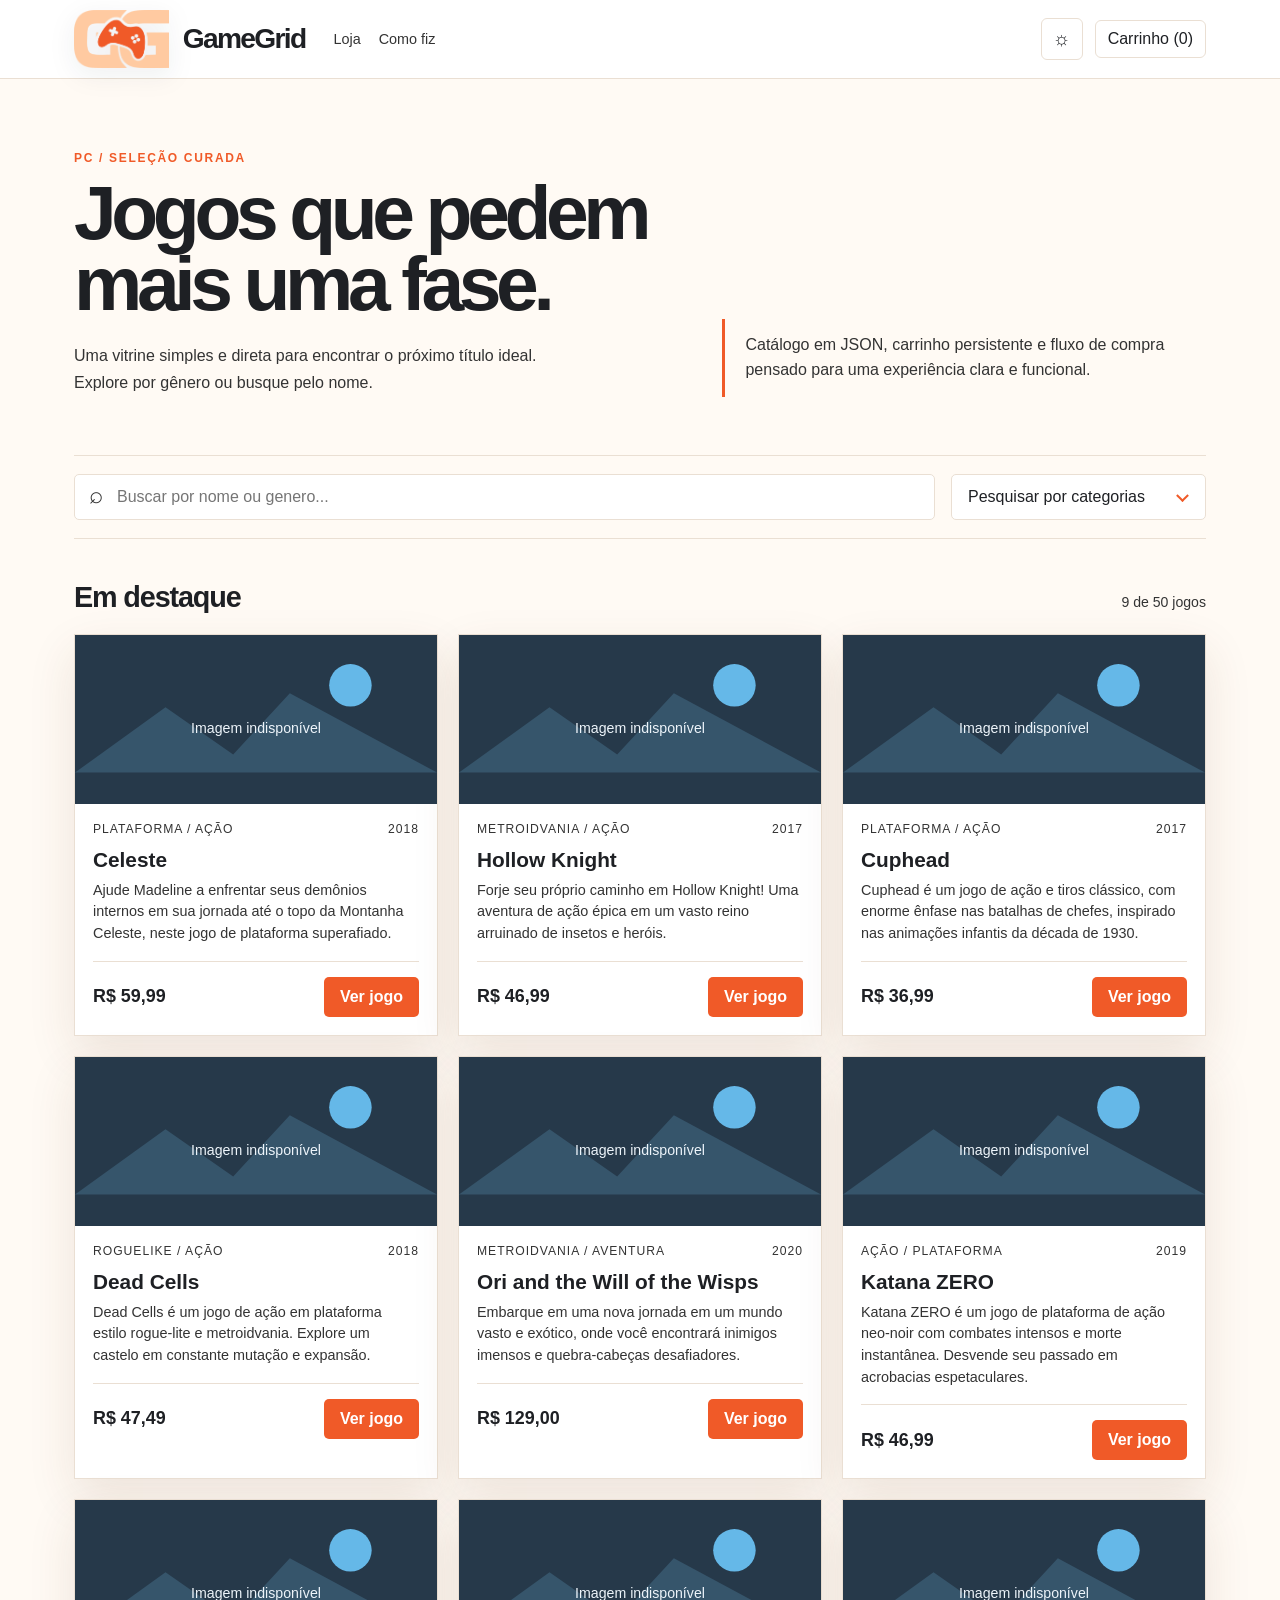
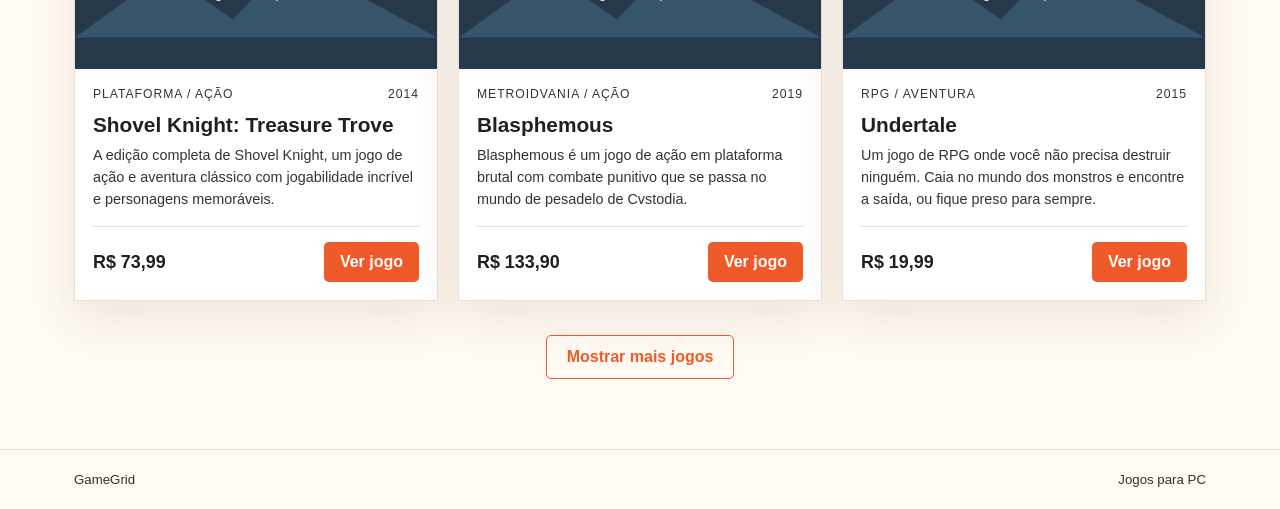
<file: index.html>
<!doctype html>
<html lang="pt-BR">
<head>
  <meta charset="UTF-8">
  <meta name="viewport" content="width=device-width, initial-scale=1.0">
  <meta name="description" content="Loja de jogos para PC com seleção curada, busca por categoria e fluxo de compra em uma experiência simples.">
  <title>GameGrid | Jogos para PC</title>
  <link rel="stylesheet" href="style.css">
</head>
<body data-page="home">
  <header class="site-header">
    <div class="header-inner">
      <a class="brand" href="index.html" aria-label="GameGrid home">
        <img class="brand-logo" src="GameGridClaro.png" alt="GameGrid" width="290" height="120">
        <span class="brand-name">GameGrid</span>
      </a>
      <nav class="nav-links" aria-label="Navegacao principal">
        <a href="index.html">Loja</a>
        <a href="como-fiz.html">Como fiz</a>
      </nav>
      <div class="header-actions">
        <button class="icon-button" id="theme-toggle" type="button" aria-label="Alternar tema">☼</button>
        <a class="cart-link" href="carrinho.html">Carrinho (<span id="cart-count">0</span>)</a>
      </div>
    </div>
  </header>
  <main>
    <section class="hero">
      <div>
        <p class="eyebrow">PC / seleção curada</p>
        <h1>Jogos que pedem mais uma fase.</h1>
        <p class="hero-copy">Uma vitrine simples e direta para encontrar o próximo título ideal. Explore por gênero ou busque pelo nome.</p>
      </div>
      <p class="hero-note">Catálogo em JSON, carrinho persistente e fluxo de compra pensado para uma experiência clara e funcional.</p>
    </section>
    <section class="toolbar" aria-label="Filtros de produtos">
      <div class="search"><input id="search-input" type="search" placeholder="Buscar por nome ou genero..." aria-label="Buscar jogos"></div>
      <div class="category-picker">
        <button class="category-trigger" id="category-trigger" type="button" aria-expanded="false" aria-controls="category-panel">Pesquisar por categorias</button>
        <div class="category-panel" id="category-panel" hidden>
          <div class="category-panel-heading"><strong>Escolha uma categoria</strong><button class="category-close" id="category-close" type="button" aria-label="Fechar categorias">×</button></div>
          <div class="category-options" id="genre-filters"></div>
        </div>
      </div>
    </section>
    <section>
      <div class="section-heading"><h2>Em destaque</h2><span id="result-count"></span></div>
      <div class="product-grid" id="product-grid" aria-live="polite"></div>
      <button class="load-more" id="load-more" type="button">Mostrar mais jogos</button>
      <p class="list-end-message" id="list-end-message" hidden>Você chegou ao fim da lista.</p>
    </section>
  </main>
  <footer class="site-footer"><div class="footer-inner"><span>GameGrid</span><span>Jogos para PC</span></div></footer>
  <script src="app.js" defer></script>
</body>
</html>
</file>
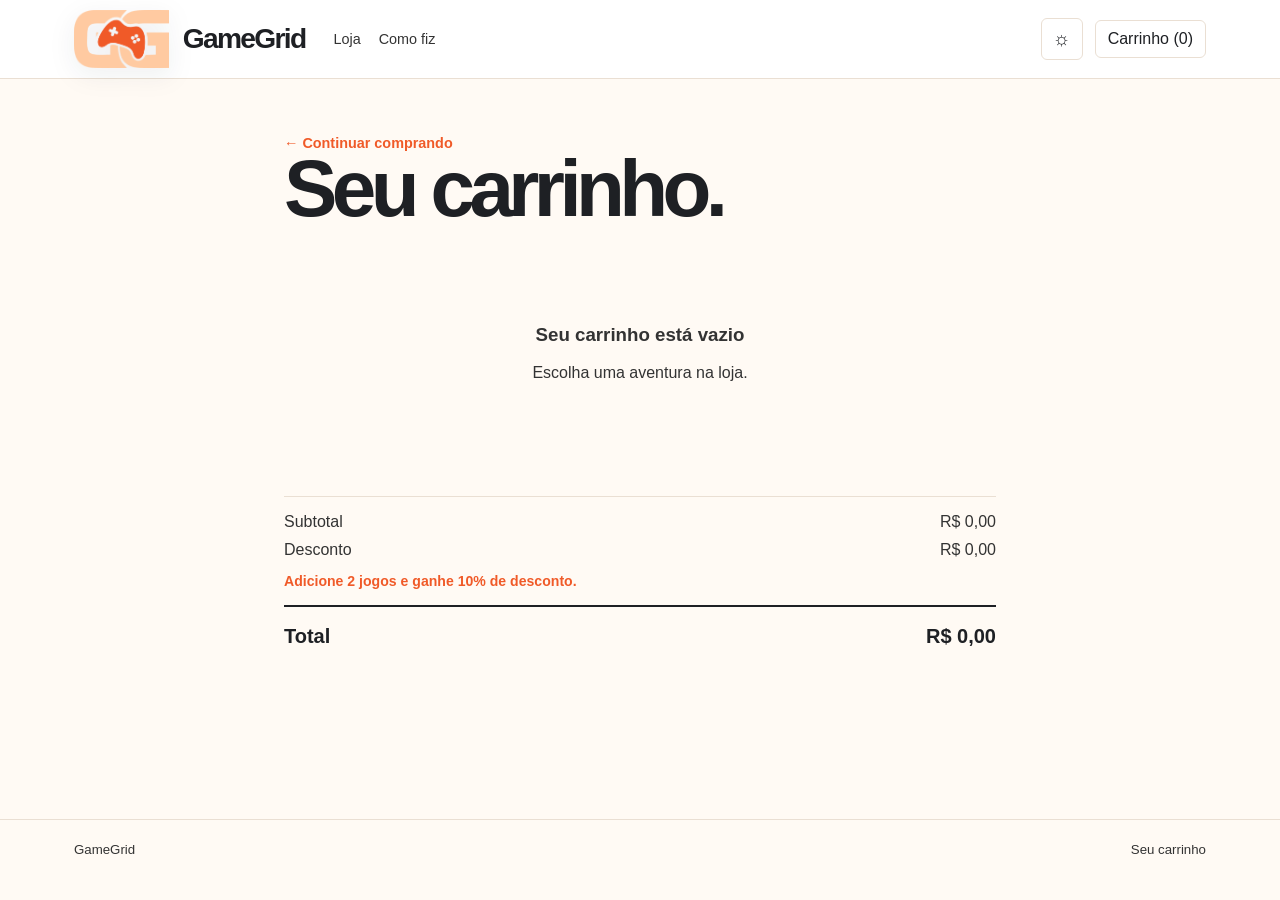
<file: carrinho.html>
<!doctype html>
<html lang="pt-BR">
<head>
  <meta charset="UTF-8">
  <meta name="viewport" content="width=device-width, initial-scale=1.0">
  <meta name="description" content="Resumo do carrinho com itens selecionados, descontos e total da compra em uma visão simples.">
  <title>Carrinho | GameGrid</title>
  <link rel="stylesheet" href="style.css">
</head>
<body data-page="cart">
  <header class="site-header">
    <div class="header-inner">
      <a class="brand" href="index.html" aria-label="GameGrid home">
        <img class="brand-logo" src="GameGridClaro.png" alt="GameGrid" width="290" height="120">
        <span class="brand-name">GameGrid</span>
      </a>
      <nav class="nav-links" aria-label="Navegacao principal">
        <a href="index.html">Loja</a>
        <a href="como-fiz.html">Como fiz</a>
      </nav>
      <div class="header-actions">
        <button class="icon-button" id="theme-toggle" type="button" aria-label="Alternar tema">☼</button>
        <a class="cart-link" href="carrinho.html">Carrinho (<span id="cart-count">0</span>)</a>
      </div>
    </div>
  </header>

  <main class="page-shell content-narrow">
    <a class="back-link" href="index.html">← Continuar comprando</a>
    <h1>Seu carrinho.</h1>

    <div class="cart-list" id="cart-list"></div>

    <div class="cart-summary">
      <div>
        <span>Subtotal</span>
        <span id="cart-subtotal">R$ 0,00</span>
      </div>
      <div>
        <span>Desconto</span>
        <span id="cart-discount">R$ 0,00</span>
      </div>
      <p id="discount-message">Adicione 2 jogos e ganhe 10% de desconto.</p>
      <div class="cart-total">
        <span>Total</span>
        <span id="cart-total">R$ 0,00</span>
      </div>
    </div>

    <a class="cta" id="checkout-link" href="checkout.html" style="margin-top: 22px;">Ir para Pagamento</a>

    <section class="recommendations" id="recommendations" hidden>
      <div class="section-heading">
        <h2>Você também pode gostar</h2>
        <span>Seleção baseada no seu carrinho</span>
      </div>
      <div class="recommendation-grid" id="recommendation-grid"></div>
    </section>
  </main>

  <footer class="site-footer">
    <div class="footer-inner">
      <span>GameGrid</span>
      <span>Seu carrinho</span>
    </div>
  </footer>

  <script src="app.js"></script>
</body>
</html>
</file>
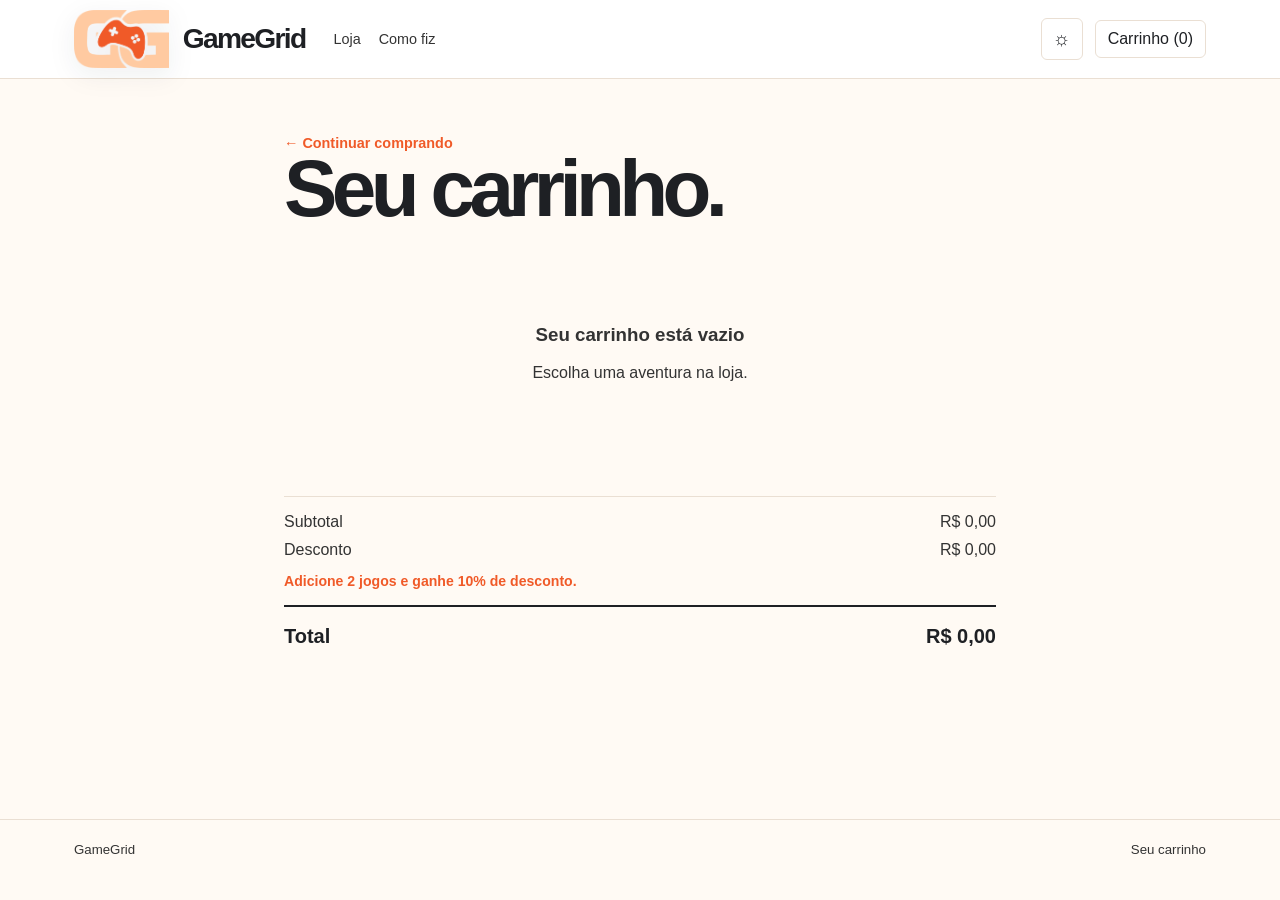
<file: checkout.html>
<!doctype html>
<html lang="pt-BR">
<head>
  <meta charset="UTF-8">
  <meta name="viewport" content="width=device-width, initial-scale=1.0">
  <meta name="description" content="Página de checkout com dados do cliente, opções de pagamento e revisão do pedido.">
  <title>Pagamento | GameGrid</title>
  <link rel="stylesheet" href="style.css">
</head>
<body>
  <header class="site-header">
    <div class="header-inner">
      <a class="brand" href="index.html" aria-label="GameGrid home">
        <img class="brand-logo" src="GameGridClaro.png" alt="GameGrid" width="290" height="120">
        <span class="brand-name">GameGrid</span>
      </a>
      <nav class="nav-links" aria-label="Navegacao principal">
        <a href="index.html">Loja</a>
        <a href="carrinho.html">Carrinho</a>
      </nav>
      <div class="header-actions">
        <button class="icon-button" id="theme-toggle" type="button" aria-label="Alternar tema">☼</button>
      </div>
    </div>
  </header>

  <main class="page-shell content-narrow">
    <p class="eyebrow">Último passo</p>
    <h1>Finalizando.</h1>
    <p class="hero-copy">Complete os dados abaixo para concluir a compra do seu pedido.</p>

    <form class="form" action="feedback.html">
      <label>
        Nome completo
        <input required type="text" name="nome" placeholder="Seu nome">
      </label>

      <label>
        E-mail
        <input required type="email" name="email" placeholder="voce@email.com">
      </label>

      <label>
        Forma de pagamento
        <select required name="pagamento">
          <option value="">Selecione</option>
          <option value="cartao">Cartão de crédito</option>
          <option value="pix">Pix</option>
          <option value="boleto">Boleto</option>
        </select>
      </label>

      <div class="payment-details" id="payment-details" aria-live="polite"></div>
      <button class="cta" type="submit">Finalizar pedido</button>
    </form>
  </main>

  <footer class="site-footer">
    <div class="footer-inner">
      <span>GameGrid</span>
      <span>Checkout</span>
    </div>
  </footer>

  <script src="app.js"></script>
</body>
</html>
</file>
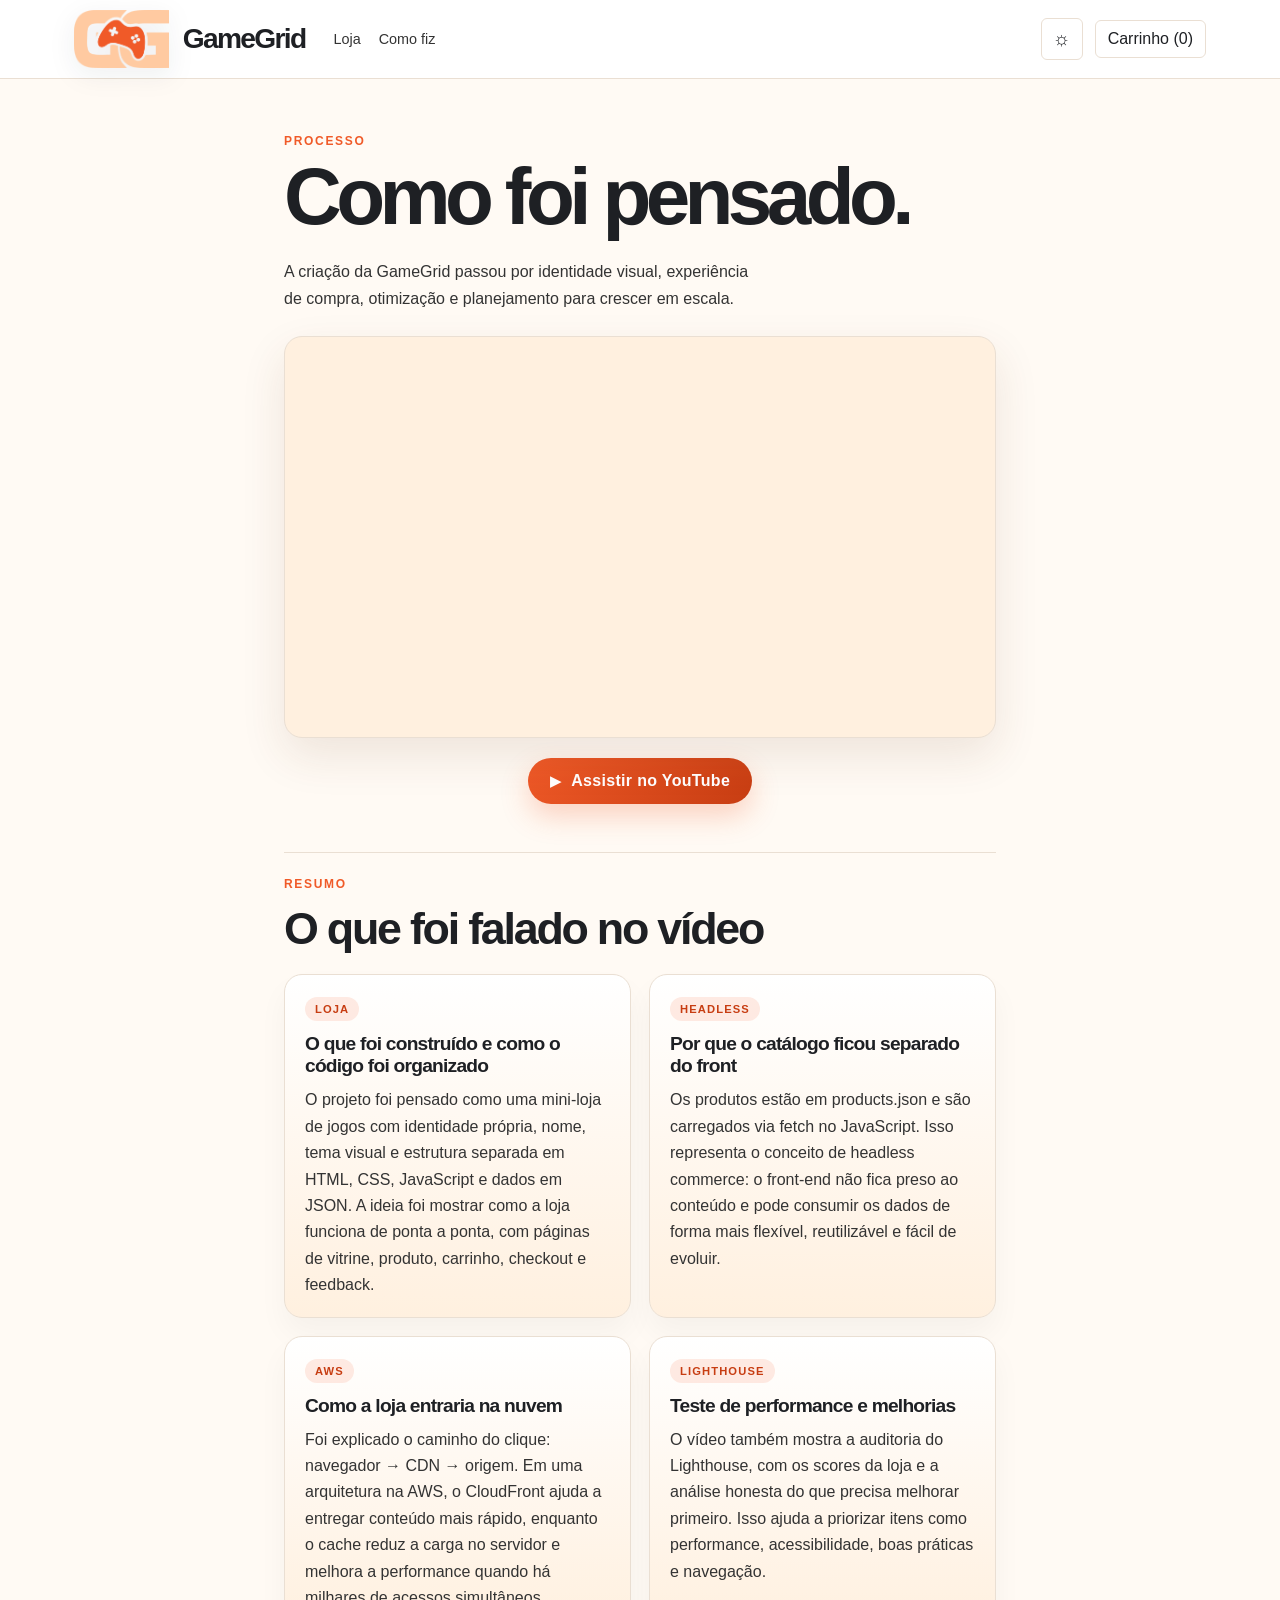
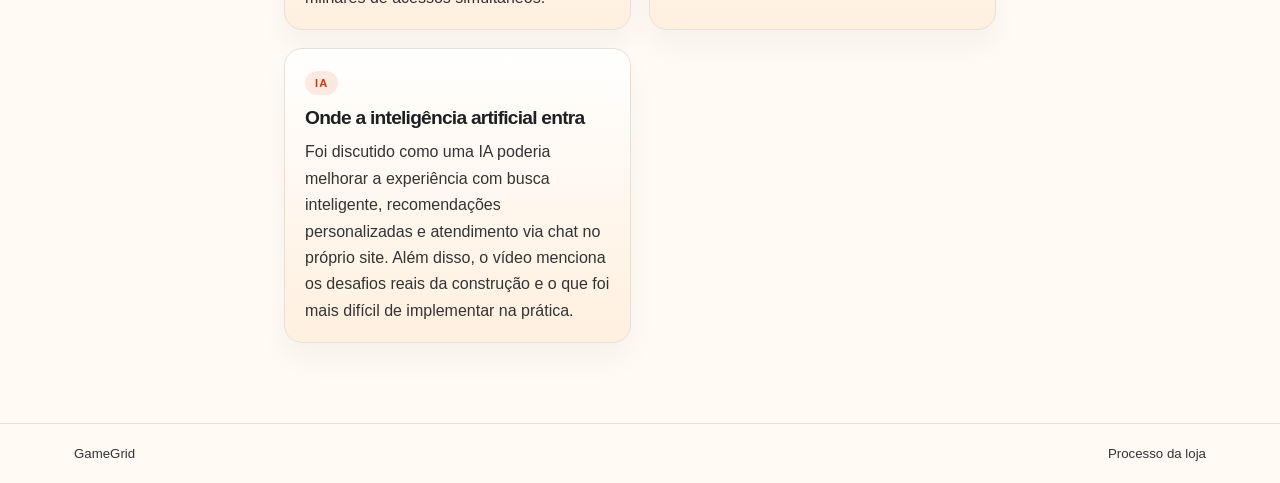
<file: como-fiz.html>
<!doctype html>
<html lang="pt-BR">
<head>
  <meta charset="UTF-8">
  <meta name="viewport" content="width=device-width, initial-scale=1.0">
  <meta name="description" content="Explicação do processo de criação da vitrine GameGrid e da experiência de compra apresentada no projeto.">
  <title>Como fiz | GameGrid</title>
  <link rel="stylesheet" href="style.css">
</head>
<body>
  <header class="site-header">
    <div class="header-inner">
      <a class="brand" href="index.html" aria-label="GameGrid home">
        <img class="brand-logo" src="GameGridClaro.png" alt="GameGrid" width="290" height="120">
        <span class="brand-name">GameGrid</span>
      </a>
      <nav class="nav-links" aria-label="Navegacao principal">
        <a href="index.html">Loja</a>
        <a href="como-fiz.html">Como fiz</a>
      </nav>
      <div class="header-actions">
        <button class="icon-button" id="theme-toggle" type="button" aria-label="Alternar tema">☼</button>
        <a class="cart-link" href="carrinho.html">Carrinho (<span id="cart-count">0</span>)</a>
      </div>
    </div>
  </header>

  <main class="page-shell content-narrow">
    <p class="eyebrow">Processo</p>
    <h1>Como foi pensado.</h1>
    <p class="hero-copy">A criação da GameGrid passou por identidade visual, experiência de compra, otimização e planejamento para crescer em escala.</p>

    <div class="video-shell" aria-label="Vídeo explicativo sobre o processo da GameGrid">
      <iframe src="https://www.youtube.com/embed/7IDFtGlCGeg" title="Como criei a GameGrid" frameborder="0" allow="accelerometer; autoplay; clipboard-write; encrypted-media; gyroscope; picture-in-picture; web-share" referrerpolicy="strict-origin-when-cross-origin" allowfullscreen></iframe>
    </div>

    <div class="video-actions">
      <a class="youtube-button" href="https://www.youtube.com/watch?v=7IDFtGlCGeg" target="_blank" rel="noopener noreferrer">Assistir no YouTube</a>
    </div>

    <section class="story-summary" aria-labelledby="resumo-video-titulo">
      <p class="eyebrow">Resumo</p>
      <h2 id="resumo-video-titulo">O que foi falado no vídeo</h2>

      <div class="summary-grid">
        <article class="summary-card">
          <span class="summary-tag">Loja</span>
          <h3>O que foi construído e como o código foi organizado</h3>
          <p>O projeto foi pensado como uma mini-loja de jogos com identidade própria, nome, tema visual e estrutura separada em HTML, CSS, JavaScript e dados em JSON. A ideia foi mostrar como a loja funciona de ponta a ponta, com páginas de vitrine, produto, carrinho, checkout e feedback.</p>
        </article>

        <article class="summary-card">
          <span class="summary-tag">Headless</span>
          <h3>Por que o catálogo ficou separado do front</h3>
          <p>Os produtos estão em products.json e são carregados via fetch no JavaScript. Isso representa o conceito de headless commerce: o front-end não fica preso ao conteúdo e pode consumir os dados de forma mais flexível, reutilizável e fácil de evoluir.</p>
        </article>

        <article class="summary-card">
          <span class="summary-tag">AWS</span>
          <h3>Como a loja entraria na nuvem</h3>
          <p>Foi explicado o caminho do clique: navegador → CDN → origem. Em uma arquitetura na AWS, o CloudFront ajuda a entregar conteúdo mais rápido, enquanto o cache reduz a carga no servidor e melhora a performance quando há milhares de acessos simultâneos.</p>
        </article>

        <article class="summary-card">
          <span class="summary-tag">Lighthouse</span>
          <h3>Teste de performance e melhorias</h3>
          <p>O vídeo também mostra a auditoria do Lighthouse, com os scores da loja e a análise honesta do que precisa melhorar primeiro. Isso ajuda a priorizar itens como performance, acessibilidade, boas práticas e navegação.</p>
        </article>

        <article class="summary-card">
          <span class="summary-tag">IA</span>
          <h3>Onde a inteligência artificial entra</h3>
          <p>Foi discutido como uma IA poderia melhorar a experiência com busca inteligente, recomendações personalizadas e atendimento via chat no próprio site. Além disso, o vídeo menciona os desafios reais da construção e o que foi mais difícil de implementar na prática.</p>
        </article>
      </div>
    </section>
  </main>

  <footer class="site-footer">
    <div class="footer-inner">
      <span>GameGrid</span>
      <span>Processo da loja</span>
    </div>
  </footer>

  <script src="app.js"></script>
</body>
</html>
</file>
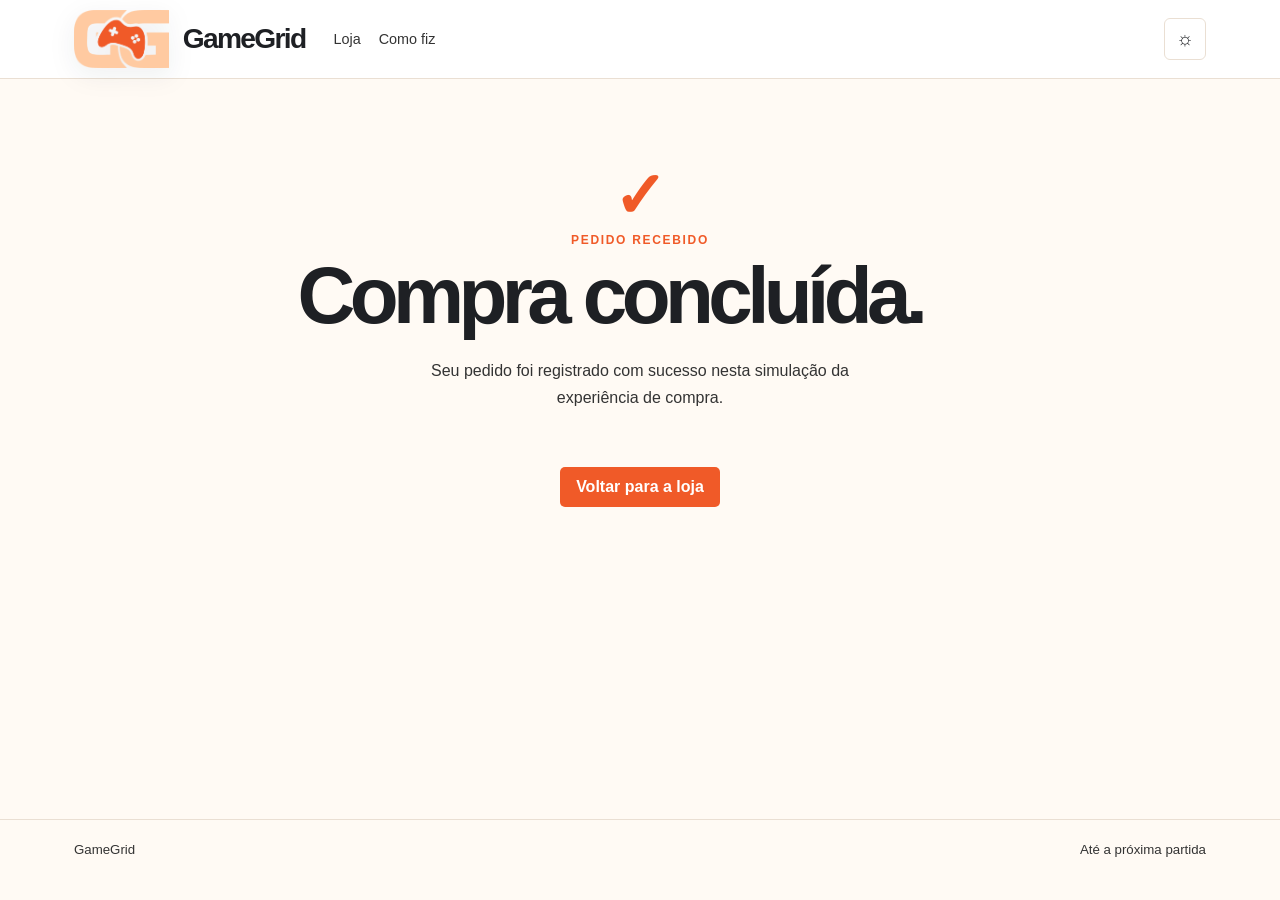
<file: feedback.html>
<!doctype html>
<html lang="pt-BR">
<head>
  <meta charset="UTF-8">
  <meta name="viewport" content="width=device-width, initial-scale=1.0">
  <meta name="description" content="Confirmação do pedido em um fluxo fictício de compra com revisão do resumo final.">
  <title>Pedido confirmado | GameGrid</title>
  <link rel="stylesheet" href="style.css">
</head>
<body>
  <header class="site-header">
    <div class="header-inner">
      <a class="brand" href="index.html" aria-label="GameGrid home">
        <img class="brand-logo" src="GameGridClaro.png" alt="GameGrid" width="290" height="120">
        <span class="brand-name">GameGrid</span>
      </a>
      <nav class="nav-links" aria-label="Navegacao principal">
        <a href="index.html">Loja</a>
        <a href="como-fiz.html">Como fiz</a>
      </nav>
      <div class="header-actions">
        <button class="icon-button" id="theme-toggle" type="button" aria-label="Alternar tema">☼</button>
      </div>
    </div>
  </header>

  <main class="page-shell content-narrow success">
    <div class="success-mark">✓</div>
    <p class="eyebrow">Pedido recebido</p>
    <h1>Compra concluída.</h1>
    <p class="hero-copy" style="margin: 0 auto 25px;">Seu pedido foi registrado com sucesso nesta simulação da experiência de compra.</p>

    <div class="order-json-area">
      <button class="secondary-button" id="show-order-json" type="button" aria-expanded="false">Ver possível JSON enviado ao banco de dados fictício</button>
      <pre class="order-json" id="order-json" hidden></pre>
    </div>

    <a class="cta" href="index.html">Voltar para a loja</a>
  </main>

  <footer class="site-footer">
    <div class="footer-inner">
      <span>GameGrid</span>
      <span>Até a próxima partida</span>
    </div>
  </footer>

  <script src="app.js"></script>
</body>
</html>
</file>
<file: style.css>
:root {
  --bg: #fffaf4;
  --surface: #ffffff;
  --surface-muted: #fff0df;
  --text: #1e2024;
  --muted: #333333;
  --line: #eadfd3;
  --accent: #f05a28;
  --accent-dark: #c73d12;
  --shadow: 0 18px 45px rgba(101, 58, 28, .11);
}

* { box-sizing: border-box; }
main { min-height: 100vh; }

body {
  margin: 0;
  background: var(--bg);
  color: var(--text);
  font-family: "Trebuchet MS", "Segoe UI", sans-serif;
  transition: background .25s ease, color .25s ease;
}

body.dark-mode {
  --bg: #12171d;
  --surface: #1b232c;
  --surface-muted: #26394a;
  --text: #edf4fa;
  --muted: #c5d0da;
  --line: #344451;
  --accent: #65b8e8;
  --accent-dark: #98d7fa;
  --shadow: 0 18px 45px rgba(0, 0, 0, .28);
}

a { color: inherit; text-decoration: none; }
button, input, select { font: inherit; }
button { cursor: pointer; }

.site-header {
  border-bottom: 1px solid var(--line);
  background: var(--surface);
  position: sticky;
  top: 0;
  z-index: 10;
}

.header-inner, main, .footer-inner { max-width: 1180px; margin: 0 auto; padding-left: 24px; padding-right: 24px; }
.header-inner { min-height: 78px; display: flex; align-items: center; gap: 28px; }
.brand { display: inline-flex; align-items: center; justify-content: center; gap: 14px; }
.brand-logo { display: block; height: 58px; width: auto; max-width: 300px; object-fit: contain; filter: drop-shadow(0 7px 12px rgba(14, 23, 32, 0.08)); }
.brand-name {
  font-size: clamp(1.6rem, 2.2vw, 2.2rem);
  font-weight: 900;
  letter-spacing: -.06em;
  color: var(--text);
  text-transform: none;
  line-height: 1;
}
.nav-links { display: flex; gap: 18px; color: var(--muted); font-size: .9rem; }
.nav-links a:hover { color: var(--accent); }
.header-actions { margin-left: auto; display: flex; align-items: center; gap: 12px; }
.icon-button, .cart-link { border: 1px solid var(--line); background: var(--surface); color: var(--text); border-radius: 6px; padding: 9px 12px; }
.icon-button { display: inline-grid; width: 42px; height: 42px; padding: 0; place-items: center; font-family: "Segoe UI Symbol", sans-serif; font-size: 1.2rem; line-height: 1; }
.icon-button:hover, .cart-link:hover { border-color: var(--accent); color: var(--accent); }

.hero { padding: 72px 0 42px; display: grid; grid-template-columns: 1fr .8fr; gap: 44px; align-items: end; }
.eyebrow { color: var(--accent); font-size: .75rem; font-weight: 900; letter-spacing: .14em; text-transform: uppercase; }
h1, h2, h3, p { margin-top: 0; }
h1 { font-size: clamp(2.7rem, 6vw, 5.8rem); line-height: .92; letter-spacing: -.07em; max-width: 700px; margin-bottom: 24px; }
.hero-copy { color: var(--muted); max-width: 470px; line-height: 1.7; }
.hero-note { border-left: 3px solid var(--accent); padding: 14px 0 14px 20px; color: var(--muted); line-height: 1.55; }

.toolbar { border-top: 1px solid var(--line); border-bottom: 1px solid var(--line); padding: 18px 0; display: flex; gap: 16px; flex-wrap: wrap; align-items: center; }
.search { flex: 1 1 250px; min-width: 0; position: relative; }
.search input { width: 100%; border: 1px solid var(--line); border-radius: 5px; background: var(--surface); color: var(--text); padding: 13px 16px 13px 42px; outline: none; }
.search input:focus { border-color: var(--accent); }
.search::before { content: "⌕"; position: absolute; left: 15px; top: 7px; color: var(--muted); font-size: 1.5rem; }
.category-picker { position: relative; flex: 0 1 255px; }
.category-trigger { position: relative; width: 100%; border: 1px solid var(--line); border-radius: 5px; background: var(--surface); color: var(--text); padding: 13px 44px 13px 16px; text-align: left; transition: border-color .2s ease, box-shadow .2s ease; }
.category-trigger::after { content: ""; position: absolute; right: 18px; top: 50%; width: 7px; height: 7px; border-right: 2px solid var(--accent); border-bottom: 2px solid var(--accent); transform: translateY(-65%) rotate(45deg); transition: transform .2s ease; }
.category-trigger:hover, .category-trigger[aria-expanded="true"] { border-color: var(--accent); }
.category-trigger[aria-expanded="true"] { box-shadow: 0 0 0 3px rgba(240, 90, 40, .12); }
.category-trigger[aria-expanded="true"]::after { transform: translateY(-25%) rotate(225deg); }
.category-panel { position: absolute; z-index: 5; top: calc(100% + 10px); right: 0; width: min(360px, calc(100vw - 48px)); padding: 18px; border: 1px solid var(--line); background: var(--surface); box-shadow: var(--shadow); }
.category-panel-heading { display: flex; align-items: center; justify-content: space-between; gap: 16px; padding-bottom: 14px; border-bottom: 1px solid var(--line); }
.category-close { border: 0; background: transparent; color: var(--muted); font-size: 1.5rem; line-height: 1; padding: 0 4px; }
.category-close:hover { color: var(--accent); }
.category-options { display: grid; grid-template-columns: 1fr 1fr; gap: 8px; padding: 14px 8px 2px 0; max-height: 260px; overflow-y: auto; scrollbar-width: thin; scrollbar-color: var(--accent) var(--surface-muted); }
.category-options::-webkit-scrollbar { width: 9px; }
.category-options::-webkit-scrollbar-track { border-radius: 99px; background: var(--surface-muted); }
.category-options::-webkit-scrollbar-thumb { border: 2px solid var(--surface-muted); border-radius: 99px; background: var(--accent); }
.category-options::-webkit-scrollbar-thumb:hover { background: var(--accent-dark); }
.filter-button { border: 1px solid var(--line); background: transparent; color: var(--muted); border-radius: 4px; padding: 10px 12px; text-align: left; }
.filter-button.active, .filter-button:hover { background: var(--accent); border-color: var(--accent); color: #fff; }

.section-heading { display: flex; justify-content: space-between; align-items: baseline; padding: 42px 0 20px; }
.section-heading h2 { font-size: 1.8rem; letter-spacing: -.04em; margin: 0; }
#result-count { color: var(--muted); font-size: .88rem; }
.product-grid { display: grid; grid-template-columns: repeat(3, 1fr); gap: 20px; padding-bottom: 70px; }
.product-card { overflow: hidden; border: 1px solid var(--line); background: var(--surface); box-shadow: var(--shadow); transition: transform .2s ease, box-shadow .2s ease; }
.product-card:hover { transform: translateY(-5px); box-shadow: 0 22px 50px rgba(101, 58, 28, .18); }
.product-card.sold-out { opacity: .82; filter: saturate(.7); }
.product-card-top { position: relative; }
.product-image { width: 100%; height: auto; aspect-ratio: 460 / 215; object-fit: cover; background: var(--surface-muted); display: block; }
.image-fallback { object-fit: cover; }
.sold-badge, .sold-status, .detail-sold-tag, .detail-sold-status {
  display: inline-flex;
  align-items: center;
  justify-content: center;
  border-radius: 999px;
  font-size: .72rem;
  font-weight: 800;
  letter-spacing: .08em;
  text-transform: uppercase;
}
.sold-badge {
  position: absolute;
  right: 12px;
  top: 12px;
  background: rgba(17, 17, 17, .8);
  color: #fff;
  padding: 7px 10px;
}
.sold-status {
  background: rgba(240, 90, 40, .12);
  color: var(--accent-dark);
  padding: 7px 10px;
}
.detail-sold-tag {
  margin-left: 10px;
  background: rgba(240, 90, 40, .12);
  color: var(--accent-dark);
  padding: 7px 12px;
  vertical-align: middle;
}
.detail-sold-status {
  margin-bottom: 18px;
  padding: 10px 14px;
  background: rgba(240, 90, 40, .08);
  color: var(--accent-dark);
  width: fit-content;
}
.image-fallback { object-fit: cover; }
.load-more { display: block; margin: -36px auto 70px; border: 1px solid var(--accent); border-radius: 5px; background: transparent; color: var(--accent); padding: 12px 20px; font-weight: 800; }
.load-more[hidden], .list-end-message[hidden] { display: none; }
.load-more:hover { background: var(--accent); color: #fff; }
.list-end-message { margin: -36px auto 70px; color: var(--muted); font-size: .88rem; text-align: center; }
.card-body { padding: 18px; }
.card-meta { display: flex; justify-content: space-between; color: var(--muted); font-size: .76rem; text-transform: uppercase; letter-spacing: .08em; }
.card-body h3 { font-size: 1.3rem; margin: 12px 0 8px; }
.card-description { color: var(--muted); line-height: 1.5; min-height: 48px; font-size: .9rem; }
.card-footer { border-top: 1px solid var(--line); margin-top: 16px; padding-top: 15px; display: flex; align-items: center; justify-content: space-between; }
.price { font-weight: 900; font-size: 1.12rem; }
.cta { display: inline-flex; align-items: center; justify-content: center; border: 0; border-radius: 5px; background: var(--accent); color: #fff; padding: 11px 16px; font-weight: 800; }
.cta:hover { background: var(--accent-dark); }
.empty-state { grid-column: 1 / -1; text-align: center; padding: 70px 20px; color: var(--muted); }

.page-shell { padding-top: 55px; padding-bottom: 80px; min-height: calc(100vh - 160px); }
.back-link { color: var(--accent); font-size: .9rem; font-weight: 800; }
.detail { display: grid; grid-template-columns: .9fr 1.1fr; gap: 48px; padding-top: 24px; }
.detail-media { min-width: 0; }
.detail-info { padding-top: 2px; }
.detail-info .back-link { display: inline-flex; margin-bottom: 22px; }
.detail-info .eyebrow { margin-bottom: 18px; padding-top: 16px; border-top: 1px solid var(--line); }
.detail-image { width: 100%; height: auto; aspect-ratio: 460 / 215; object-fit: cover; background: var(--surface-muted); box-shadow: var(--shadow); }
.detail-gallery { display: grid; grid-template-columns: repeat(4, 1fr); gap: 10px; margin-top: 12px; }
.gallery-thumb { min-width: 0; aspect-ratio: 16 / 9; overflow: hidden; padding: 0; border: 2px solid transparent; background: var(--surface-muted); cursor: pointer; }
.gallery-thumb.active, .gallery-thumb:hover { border-color: var(--accent); }
.gallery-thumb img { display: block; width: 100%; height: 100%; aspect-ratio: auto; object-fit: cover; }
.detail h1 { font-size: clamp(2.4rem, 5vw, 4.8rem); margin-top: 14px; }
.detail-description { color: var(--muted); font-size: 1.08rem; line-height: 1.7; max-width: 620px; }
.detail-price { font-size: 2rem; font-weight: 900; margin: 28px 0 18px; }
.specs { display: grid; gap: 14px; margin: 36px 0; }
.spec { border-top: 1px solid var(--line); padding-top: 13px; }
.spec strong { display: block; font-size: .78rem; color: var(--accent); text-transform: uppercase; letter-spacing: .1em; margin-bottom: 7px; }
.spec span { color: var(--muted); line-height: 1.5; }

.content-narrow { max-width: 760px; margin: 0 auto; }
.content-narrow h1 { font-size: clamp(2.8rem, 7vw, 5rem); }

.video-shell {
  position: relative;
  width: 100%;
  margin-top: 24px;
  padding-bottom: 56.25%;
  height: 0;
  overflow: hidden;
  border-radius: 18px;
  border: 1px solid var(--line);
  background: var(--surface-muted);
  box-shadow: var(--shadow);
}

.video-shell iframe {
  position: absolute;
  inset: 0;
  width: 100%;
  height: 100%;
  border: 0;
}

.video-actions {
  display: flex;
  justify-content: center;
  margin-top: 20px;
}

.youtube-button {
  display: inline-flex;
  align-items: center;
  justify-content: center;
  gap: 10px;
  padding: 14px 22px;
  border-radius: 999px;
  background: linear-gradient(135deg, var(--accent), var(--accent-dark));
  color: #fff;
  font-weight: 900;
  letter-spacing: .02em;
  box-shadow: 0 12px 28px rgba(240, 90, 40, .25);
  transition: transform .2s ease, box-shadow .2s ease, filter .2s ease;
}

.youtube-button::before {
  content: "▶";
  font-size: .85rem;
}

.youtube-button:hover {
  transform: translateY(-2px);
  box-shadow: 0 16px 30px rgba(240, 90, 40, .32);
  filter: brightness(1.02);
}

.story-summary {
  margin-top: 48px;
  padding-top: 24px;
  border-top: 1px solid var(--line);
}

.story-summary h2 {
  margin-bottom: 20px;
  font-size: clamp(2rem, 4vw, 2.8rem);
  letter-spacing: -.05em;
}

.summary-grid {
  display: grid;
  grid-template-columns: repeat(2, minmax(0, 1fr));
  gap: 18px;
}

.summary-card {
  padding: 22px 20px 18px;
  border: 1px solid var(--line);
  border-radius: 18px;
  background: linear-gradient(180deg, var(--surface) 0%, var(--surface-muted) 100%);
  box-shadow: 0 16px 30px rgba(19, 28, 38, .04);
}

.summary-tag {
  display: inline-block;
  margin-bottom: 12px;
  padding: 6px 10px;
  border-radius: 999px;
  background: rgba(240, 90, 40, .12);
  color: var(--accent-dark);
  font-size: .7rem;
  font-weight: 900;
  letter-spacing: .1em;
  text-transform: uppercase;
}

.summary-card h3 {
  margin-bottom: 10px;
  font-size: 1.2rem;
  letter-spacing: -.04em;
}

.summary-card p {
  margin: 0;
  color: var(--muted);
  line-height: 1.65;
}

.form { display: grid; gap: 16px; margin-top: 30px; }
.form label { display: grid; gap: 7px; font-weight: 800; font-size: .9rem; }
.form input, .form select { border: 1px solid var(--line); background: var(--surface); color: var(--text); padding: 13px; border-radius: 4px; }
.payment-details { display: grid; }
.payment-panel { display: grid; gap: 14px; border: 1px solid var(--line); background: var(--surface-muted); padding: 22px; }
.payment-panel h2 { margin: 0; font-size: 1.25rem; }
.boleto-required { color: var(--accent); }
.payment-panel label { background: var(--surface); padding: 12px; border: 1px solid var(--line); }
.payment-panel input, .payment-panel select { width: 100%; }
.form-row { display: grid; grid-template-columns: 1fr 1fr; gap: 14px; }
.installments-title { margin: 0 0 10px; font-size: .95rem; }
.installment-control { display: grid; gap: 8px; border-top: 1px solid var(--line); padding-top: 16px; }
.installment-control > label { padding: 0; border: 0; background: transparent; }
.installment-input-row { display: flex; align-items: center; gap: 12px; }
.installment-input-row input { width: 92px; font-size: 1.15rem; font-weight: 900; text-align: center; }
.installment-input-row span { color: var(--muted); font-size: .85rem; font-weight: 400; }
.installment-summary { display: flex; justify-content: space-between; align-items: center; gap: 12px; padding: 14px; border: 1px solid var(--accent); background: var(--surface); }
.installment-summary strong { color: var(--accent); font-size: 1.15rem; }
.installment-summary span { color: var(--muted); font-size: .82rem; text-align: right; }
.boleto-customer { display: grid; grid-template-columns: 1fr 1fr; gap: 14px; border-bottom: 1px solid var(--line); padding-bottom: 10px; }
.boleto-customer p { margin: 0; overflow-wrap: anywhere; }
.boleto-products { display: grid; gap: 9px; padding: 14px 0; border-bottom: 1px solid var(--line); }
.boleto-products-title { color: var(--accent); font-size: .78rem; letter-spacing: .1em; text-transform: uppercase; }
.boleto-product, .boleto-summary { display: flex; justify-content: space-between; gap: 18px; }
.boleto-product span { overflow-wrap: anywhere; }
.boleto-product strong, .boleto-summary strong { white-space: nowrap; }
.boleto-summary { display: grid; gap: 8px; padding-top: 14px; }
.boleto-summary p { margin: 0; color: var(--muted); }
.qr-code { position: relative; isolation: isolate; width: 184px; height: 184px; margin: 0 auto; border: 10px solid #fff; background-color: #fff; background-image: repeating-linear-gradient(0deg, #111 0 5px, transparent 5px 10px), repeating-linear-gradient(90deg, transparent 0 5px, #111 5px 10px); background-size: 10px 10px; box-shadow: 0 0 0 1px #d8d8d8, inset 0 0 0 2px #111; }
.qr-code::before, .qr-code::after, .qr-code span::before { content: ""; position: absolute; z-index: 2; width: 31px; height: 31px; border: 7px solid #111; background: #fff; box-shadow: inset 0 0 0 7px #111; }
.qr-code::before { top: 0; left: 0; }
.qr-code::after { top: 0; right: 0; }
.qr-code span::before { bottom: 0; left: 0; }
.qr-code span { position: absolute; z-index: 3; left: 50%; top: 50%; width: 25px; height: 25px; transform: translate(-50%, -50%); border: 5px solid #111; background: #fff; box-shadow: 0 0 0 5px #fff; }
.payment-code { overflow-wrap: anywhere; font-family: monospace; font-size: .82rem; text-align: center; color: var(--text); margin: 0; }
.pix-panel > p:not(.payment-code) { text-align: center; color: var(--muted); margin: 0; }
.pix-timer { display: flex; justify-content: space-between; align-items: center; border-top: 1px solid var(--line); padding-top: 14px; color: var(--muted); }
.pix-timer strong { color: var(--accent); font-size: 1.4rem; font-variant-numeric: tabular-nums; }
.barcode { overflow: hidden; font-family: monospace; font-size: 1.7rem; letter-spacing: .12em; white-space: nowrap; margin: 0; }
.secondary-button { justify-self: start; border: 1px solid var(--accent); background: transparent; color: var(--accent); border-radius: 5px; padding: 10px 14px; font-weight: 800; }
.secondary-button:hover { background: var(--accent); color: #fff; }
.cart-list { display: grid; gap: 12px; margin: 28px 0; }
.cart-summary { display: grid; gap: 10px; border-top: 1px solid var(--line); padding-top: 16px; }
.cart-summary > div:not(.cart-total) { display: flex; justify-content: space-between; gap: 18px; color: var(--muted); }
.cart-summary p { margin: 4px 0 6px; color: var(--accent); font-size: .88rem; font-weight: 800; }
.cart-item { display: flex; gap: 18px; align-items: center; border-bottom: 1px solid var(--line); padding: 0 0 14px; }
.cart-item img { width: 120px; height: 76px; object-fit: cover; }
.cart-item-main { flex: 1; }
.cart-item-main h3 { margin: 0 0 5px; }
.cart-item-main p { color: var(--muted); margin: 0; font-size: .9rem; }
.remove-button { border: 0; background: none; color: var(--muted); }
.remove-button:hover { color: var(--accent); }
.cart-total { display: flex; justify-content: space-between; align-items: center; border-top: 2px solid var(--text); padding-top: 18px; font-size: 1.25rem; font-weight: 900; }
.recommendations { margin-top: 68px; border-top: 1px solid var(--line); padding-top: 8px; }
.recommendations .section-heading { padding-bottom: 18px; }
.recommendations .section-heading span { color: var(--muted); font-size: .82rem; }
.recommendation-grid { display: grid; grid-template-columns: repeat(2, 1fr); gap: 12px; }
.recommendation-item { display: flex; min-width: 0; gap: 12px; border: 1px solid var(--line); background: var(--surface); padding: 10px; }
.recommendation-item img { width: 112px; height: 58px; flex: 0 0 auto; object-fit: cover; }
.recommendation-item > div { display: flex; min-width: 0; flex: 1; flex-direction: column; align-items: flex-start; align-self: stretch; gap: 4px; }
.recommendation-item strong, .recommendation-item span { overflow-wrap: anywhere; }
.recommendation-item span { color: var(--muted); font-size: .76rem; }
.recommendation-item b { font-size: .9rem; }
.recommendation-item .secondary-button { align-self: flex-end; margin-top: auto; padding: 7px 10px; font-size: .8rem; white-space: nowrap; }
.success { text-align: center; padding: 80px 0; }
.success-mark { color: var(--accent); font-size: 4rem; font-weight: 900; }
.order-json-area { display: grid; justify-items: center; margin: 28px auto; }
.order-json-area .secondary-button { justify-self: center; width: fit-content; max-width: 100%; text-align: center; }
.order-json { justify-self: stretch; max-height: 420px; overflow: auto; margin: 16px 0 0; padding: 18px; border: 1px solid var(--line); background: var(--surface-muted); color: var(--text); font: .82rem/1.55 Consolas, monospace; text-align: left; white-space: pre-wrap; overflow-wrap: anywhere; }
.video-placeholder { aspect-ratio: 16 / 9; border: 1px dashed var(--accent); display: grid; place-items: center; margin-top: 30px; color: var(--muted); background: var(--surface-muted); }
.site-footer { border-top: 1px solid var(--line); color: var(--muted); padding: 22px 0; font-size: .83rem; }
.footer-inner { display: flex; justify-content: space-between; gap: 20px; }

@media (max-width: 760px) {
  .header-inner { gap: 14px; flex-wrap: wrap; padding-top: 14px; padding-bottom: 14px; }
  .nav-links { order: 3; width: 100%; justify-content: space-between; }
  .hero, .detail { grid-template-columns: 1fr; gap: 22px; padding-top: 45px; }
  h1 { font-size: 3.5rem; }
  .category-picker { flex-basis: 100%; }
  .category-panel { position: static; width: 100%; margin-top: 10px; }
  .product-grid { grid-template-columns: 1fr; }
  .form-row { grid-template-columns: 1fr; gap: 16px; }
  .recommendation-grid { grid-template-columns: 1fr; }
  .recommendation-item img { width: 104px; }
  .section-heading { padding-top: 32px; }
  .footer-inner { flex-direction: column; }
}

@media print {
  @page { size: A4; margin: 12mm; }
  html, body { width: 100%; height: 100%; margin: 0; padding: 0; overflow: hidden; }
  body * { visibility: hidden; }
  #boleto, #boleto * { visibility: visible; }
  #boleto { position: fixed; inset: 0; width: 100%; height: auto; max-height: 100%; border: 1px solid #111; color: #111; background: #fff; padding: 24px; page-break-inside: avoid; break-inside: avoid; }
  #print-boleto { display: none; }
}
</file>
